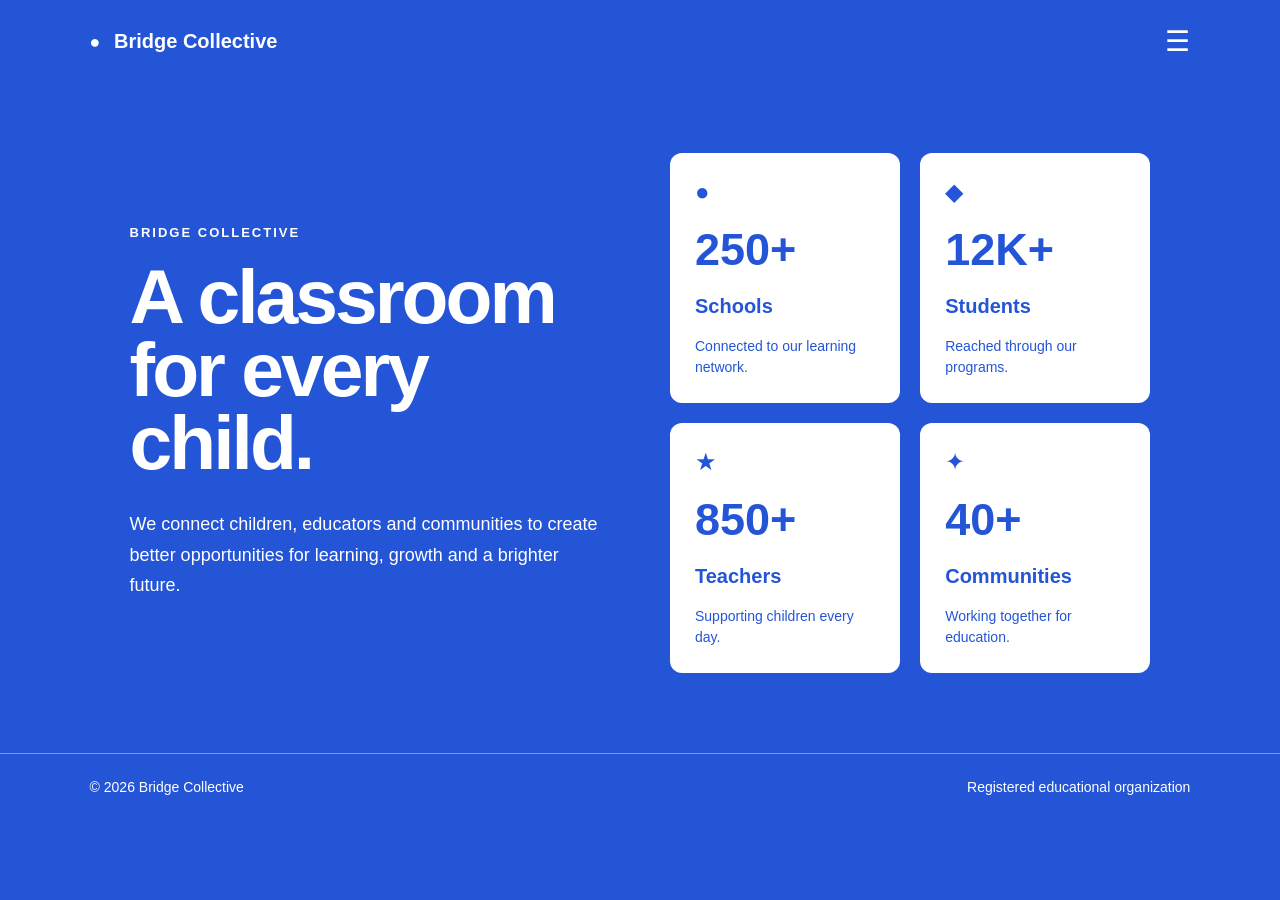
<file: index.html>
<!DOCTYPE html>
<html lang="en">

<head>
    <meta charset="UTF-8">
    <meta name="viewport" content="width=device-width, initial-scale=1.0">

    <title>Bridge Collective</title>

    <link rel="stylesheet" href="styles.css">
</head>

<body>

    <!-- =========================
         TOP NAVIGATION
         ========================= -->

    <header class="navbar">

        <div class="logo">
            <span>●</span>
            Bridge Collective
        </div>

        <!-- CSS checkbox for the hamburger menu -->
        <input type="checkbox" id="menu-toggle">

        <label for="menu-toggle" class="hamburger">
            ☰
        </label>

        <nav class="menu">
            <a href="#">Home</a>
            <a href="#">About</a>
            <a href="#">Programs</a>
            <a href="#">Contact</a>
        </nav>

    </header>


    <!-- =========================
         HERO SECTION
         ========================= -->

    <main class="hero">

        <!-- Left side -->
        <section class="hero-content">

            <p class="eyebrow">
                BRIDGE COLLECTIVE
            </p>

            <h1>
                A classroom for every child.
            </h1>

            <p class="hero-text">
                We connect children, educators and communities
                to create better opportunities for learning,
                growth and a brighter future.
            </p>

        </section>


        <!-- Right side: 2 × 2 statistics -->
        <section class="stats-grid">

            <!-- Stat 1 -->
            <article class="stat-card">

                <span class="stat-icon">●</span>

                <div class="stat-number">
                    250+
                </div>

                <h2>
                    Schools
                </h2>

                <p>
                    Connected to our learning network.
                </p>

            </article>


            <!-- Stat 2 -->
            <article class="stat-card">

                <span class="stat-icon">◆</span>

                <div class="stat-number">
                    12K+
                </div>

                <h2>
                    Students
                </h2>

                <p>
                    Reached through our programs.
                </p>

            </article>


            <!-- Stat 3 -->
            <article class="stat-card">

                <span class="stat-icon">★</span>

                <div class="stat-number">
                    850+
                </div>

                <h2>
                    Teachers
                </h2>

                <p>
                    Supporting children every day.
                </p>

            </article>


            <!-- Stat 4 -->
            <article class="stat-card">

                <span class="stat-icon">✦</span>

                <div class="stat-number">
                    40+
                </div>

                <h2>
                    Communities
                </h2>

                <p>
                    Working together for education.
                </p>

            </article>

        </section>

    </main>


    <!-- =========================
         FOOTER
         ========================= -->

    <footer class="footer">

        <p>
            © 2026 Bridge Collective
        </p>

        <p>
            Registered educational organization
        </p>

    </footer>

</body>

</html>
</file>
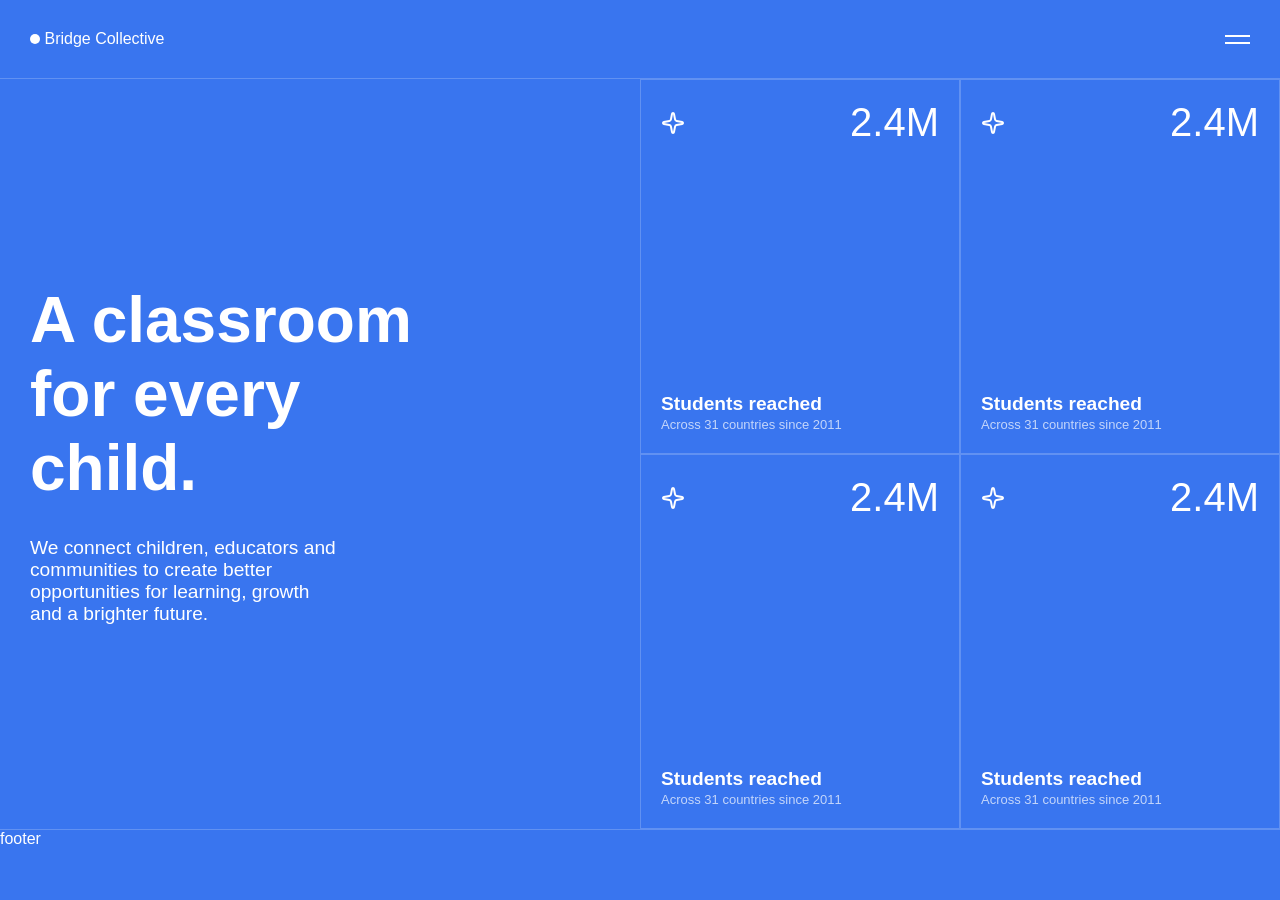
<file: correction/correction.html>
<!DOCTYPE html>
<html lang="en">

<head>
    <meta charset="UTF-8">
    <meta name="viewport" content="width=device-width, initial-scale=1.0">
    <link rel="stylesheet" href="./correction.css">
    <title>Bridge Collective</title>
</head>

<body>
    <!-- navbar -->
    <nav class="navbar">
        <!-- logo -->
        <div class="logo">
            <!-- dot -->
            <span></span>
            <span>Bridge Collective</span>
        </div>
        <!-- menu -->
        <div class="menu-toggle">
            <span></span>
            <span></span>
        </div>
    </nav>

    <!-- hero section -->
    <main class="hero">
        <!-- left -->
        <div class="hero-left">
            <!-- h1 -->
            <h1 class="hero-title">
                A classroom for every child.
            </h1>
            <p class="hero-desc">
                We connect children, educators and
                communities to create better opportunities
                for learning, growth and a brighter future.
            </p>
        </div>
        <!-- right -->
        <div class="hero-right">
            <div class="box">
                <!-- top item -->
                <div class="top-item">
                    <!-- icon -->
                    <svg xmlns="http://www.w3.org/2000/svg" width="24" height="24" viewBox="0 0 24 24" fill="none"
                        stroke="currentColor" stroke-width="2" stroke-linecap="round" stroke-linejoin="round"
                        class="lucide lucide-sparkle preview-icon">
                        <path
                            d="M11.017 2.814a1 1 0 0 1 1.966 0l1.051 5.558a2 2 0 0 0 1.594 1.594l5.558 1.051a1 1 0 0 1 0 1.966l-5.558 1.051a2 2 0 0 0-1.594 1.594l-1.051 5.558a1 1 0 0 1-1.966 0l-1.051-5.558a2 2 0 0 0-1.594-1.594l-5.558-1.051a1 1 0 0 1 0-1.966l5.558-1.051a2 2 0 0 0 1.594-1.594z" />
                    </svg>

                    <!-- stats -->
                    <p class="stats">
                        2.4M
                    </p>
                </div>

                <!-- bottom item -->
                <div class="bottom-item">
                    <p>Students reached</p>
                    <span>Across 31 countries since 2011</span>
                </div>
            </div>
            <div class="box">
                <!-- top item -->
                <div class="top-item">
                    <!-- icon -->
                    <svg xmlns="http://www.w3.org/2000/svg" width="24" height="24" viewBox="0 0 24 24" fill="none"
                        stroke="currentColor" stroke-width="2" stroke-linecap="round" stroke-linejoin="round"
                        class="lucide lucide-sparkle preview-icon">
                        <path
                            d="M11.017 2.814a1 1 0 0 1 1.966 0l1.051 5.558a2 2 0 0 0 1.594 1.594l5.558 1.051a1 1 0 0 1 0 1.966l-5.558 1.051a2 2 0 0 0-1.594 1.594l-1.051 5.558a1 1 0 0 1-1.966 0l-1.051-5.558a2 2 0 0 0-1.594-1.594l-5.558-1.051a1 1 0 0 1 0-1.966l5.558-1.051a2 2 0 0 0 1.594-1.594z" />
                    </svg>

                    <!-- stats -->
                    <p class="stats">
                        2.4M
                    </p>
                </div>

                <!-- bottom item -->
                <div class="bottom-item">
                    <p>Students reached</p>
                    <span>Across 31 countries since 2011</span>
                </div>
            </div>
            <div class="box">
                <!-- top item -->
                <div class="top-item">
                    <!-- icon -->
                    <svg xmlns="http://www.w3.org/2000/svg" width="24" height="24" viewBox="0 0 24 24" fill="none"
                        stroke="currentColor" stroke-width="2" stroke-linecap="round" stroke-linejoin="round"
                        class="lucide lucide-sparkle preview-icon">
                        <path
                            d="M11.017 2.814a1 1 0 0 1 1.966 0l1.051 5.558a2 2 0 0 0 1.594 1.594l5.558 1.051a1 1 0 0 1 0 1.966l-5.558 1.051a2 2 0 0 0-1.594 1.594l-1.051 5.558a1 1 0 0 1-1.966 0l-1.051-5.558a2 2 0 0 0-1.594-1.594l-5.558-1.051a1 1 0 0 1 0-1.966l5.558-1.051a2 2 0 0 0 1.594-1.594z" />
                    </svg>

                    <!-- stats -->
                    <p class="stats">
                        2.4M
                    </p>
                </div>

                <!-- bottom item -->
                <div class="bottom-item">
                    <p>Students reached</p>
                    <span>Across 31 countries since 2011</span>
                </div>
            </div>
            <div class="box">
                <!-- top item -->
                <div class="top-item">
                    <!-- icon -->
                    <svg xmlns="http://www.w3.org/2000/svg" width="24" height="24" viewBox="0 0 24 24" fill="none"
                        stroke="currentColor" stroke-width="2" stroke-linecap="round" stroke-linejoin="round"
                        class="lucide lucide-sparkle preview-icon">
                        <path
                            d="M11.017 2.814a1 1 0 0 1 1.966 0l1.051 5.558a2 2 0 0 0 1.594 1.594l5.558 1.051a1 1 0 0 1 0 1.966l-5.558 1.051a2 2 0 0 0-1.594 1.594l-1.051 5.558a1 1 0 0 1-1.966 0l-1.051-5.558a2 2 0 0 0-1.594-1.594l-5.558-1.051a1 1 0 0 1 0-1.966l5.558-1.051a2 2 0 0 0 1.594-1.594z" />
                    </svg>

                    <!-- stats -->
                    <p class="stats">
                        2.4M
                    </p>
                </div>

                <!-- bottom item -->
                <div class="bottom-item">
                    <p>Students reached</p>
                    <span>Across 31 countries since 2011</span>
                </div>
            </div>
        </div>
    </main>


    <!-- footer -->
    <footer>
        footer
    </footer>
</body>

</html>
</file>
<file: styles.css>
/* ================================
   RESET
   ================================ */

* {
    margin: 0;
    padding: 0;
    box-sizing: border-box;
}

body {
    font-family: Arial, sans-serif;
    background: #2455d6;
    color: white;
    min-height: 100vh;
}


/* ================================
   NAVBAR
   ================================ */

.navbar {
    position: relative;
    display: flex;
    align-items: center;
    justify-content: space-between;
    padding: 25px 7%;
}

.logo {
    font-size: 20px;
    font-weight: bold;
}

.logo span {
    font-size: 18px;
    margin-right: 8px;
}

/* Hide the checkbox.
   It is used to control the menu with CSS. */
#menu-toggle {
    display: none;
}

/* Hamburger button */
.hamburger {
    font-size: 28px;
    cursor: pointer;
    user-select: none;
}

/* Menu is hidden until the checkbox is clicked */
.menu {
    /* position: absolute; */
    top: 75px;
    right: 7%;

    display: none;
    flex-direction: column;
    gap: 15px;

    background: white;
    padding: 20px 25px;
    border-radius: 10px;
}

.menu a {
    color: #2455d6;
    text-decoration: none;
    font-weight: bold;
}

/* CSS-only toggle menu */
#menu-toggle:checked ~ .menu {
    display: flex;
}


/* ================================
   HERO SECTION
   ================================ */

/* Grid is used because the hero has
   two main areas: text + statistics. */
.hero {
    display: grid;
    grid-template-columns: 1fr 1fr;
    gap: 60px;

    max-width: 1200px;
    margin: 70px auto;
    padding: 0 7%;

    align-items: center;
}

.hero-content {
    max-width: 550px;
}

.eyebrow {
    font-size: 13px;
    font-weight: bold;
    letter-spacing: 2px;
    margin-bottom: 20px;
}

.hero h1 {
    font-size: clamp(50px, 6vw, 82px);
    line-height: 0.95;
    letter-spacing: -3px;
    margin-bottom: 30px;
}

.hero-text {
    font-size: 18px;
    line-height: 1.7;
    max-width: 500px;
}


/* ================================
   STATISTICS GRID
   ================================ */

/* Grid is better here because we specifically
   need a 2 × 2 arrangement of cards. */
.stats-grid {
    display: grid;
    grid-template-columns: repeat(2, 1fr);
    gap: 20px;
}

/* Each card uses Flexbox vertically. */
.stat-card {
    display: flex;
    flex-direction: column;

    /* Distributes the contents vertically. */
    justify-content: space-between;

    min-height: 250px;
    padding: 25px;

    background: white;
    color: #2455d6;
    border-radius: 12px;
}

.stat-icon {
    font-size: 24px;
}

.stat-number {
    font-size: 45px;
    font-weight: bold;
}

.stat-card h2 {
    font-size: 20px;
}

.stat-card p {
    font-size: 14px;
    line-height: 1.5;
}


/* ================================
   FOOTER
   ================================ */

.footer {
    display: flex;
    justify-content: space-between;
    align-items: center;

    padding: 25px 7%;
    margin-top: 80px;

    border-top: 1px solid rgba(255, 255, 255, 0.4);

    font-size: 14px;
}


/* ================================
   RESPONSIVE DESIGN
   ================================ */

@media (max-width: 850px) {

    .hero {
        grid-template-columns: 1fr;
        margin-top: 40px;
    }

    .hero h1 {
        font-size: 60px;
    }
}


@media (max-width: 600px) {

    .navbar {
        padding: 20px;
    }

    .hero {
        padding: 0 20px;
        margin-top: 30px;
    }

    .hero h1 {
        font-size: 48px;
        letter-spacing: -2px;
    }

    .stats-grid {
        grid-template-columns: 1fr;
    }

    .stat-card {
        min-height: 220px;
    }

    .footer {
        flex-direction: column;
        align-items: flex-start;
        gap: 10px;
        padding: 25px 20px;
    }
}
</file>
<file: correction/correction.css>
* {
    margin: 0;
    padding: 0;
}

body {
    background-color: #3975ef;
    color: #fff;
    font-family: Arial, Helvetica, sans-serif;
}

.navbar {
    border-bottom: 1px solid rgba(255, 255, 255, 0.2);
    padding: 30px;
    display: flex;
    align-items: center;
    justify-content: space-between;
}

.logo span:first-child {
    width: 10px;
    height: 10px;
    background: #fff;
    display: inline-block;
    border-radius: 50%;
}

.menu-toggle {
    display: flex;
    gap: 5px;
    flex-direction: column;
}
.menu-toggle span {
    width: 25px;
    height: 2px;
    background: #fff;
    display: block;
    /* margin-bottom: 4px; */
}
/* 
.menu-toggle span:last-child {
    background-color: red;
} */

/* === hero =============== */
.hero {
    border-bottom: 1px solid rgba(255, 255, 255, 0.2);
    height: calc(90vh - 60px);
    display: grid;
    grid-template-columns: repeat(2, 1fr);
}

.hero-left {
    display: flex;
    gap: 2rem;
    flex-direction: column;
    justify-content: center;
    max-width: 70%;
    padding: 0 30px;
}

.hero-left h1 {
    font-size: 4rem;
}

.hero-left p {
    font-size: 1.2rem;
    max-width: 70%;
}
.hero-right {
    /* border-left: 1px solid rgba(255, 255, 255, 0.2); */
    display: grid;
    grid-template-columns: repeat(2, 1fr);
    /* border-bottom: 1px solid rgba(255, 255, 255, 0.2); */
}

.box {
    border: 1px solid rgba(255, 255, 255, 0.2);
    display: flex;
    flex-direction: column;
    justify-content: space-between;
    padding: 20px;
}

.box .top-item {
    display: flex;
    align-items: center;
    justify-content: space-between;
}

.box .top-item p {
    font-size: 2.5rem;
    font-weight: 500;
}

.box .bottom-item p {
    font-size: 1.2rem;
    font-weight: 600;
}

.box .bottom-item span {
    font-size: 13px;
    color: rgba(255, 255, 255, 0.7);
}
</file>
